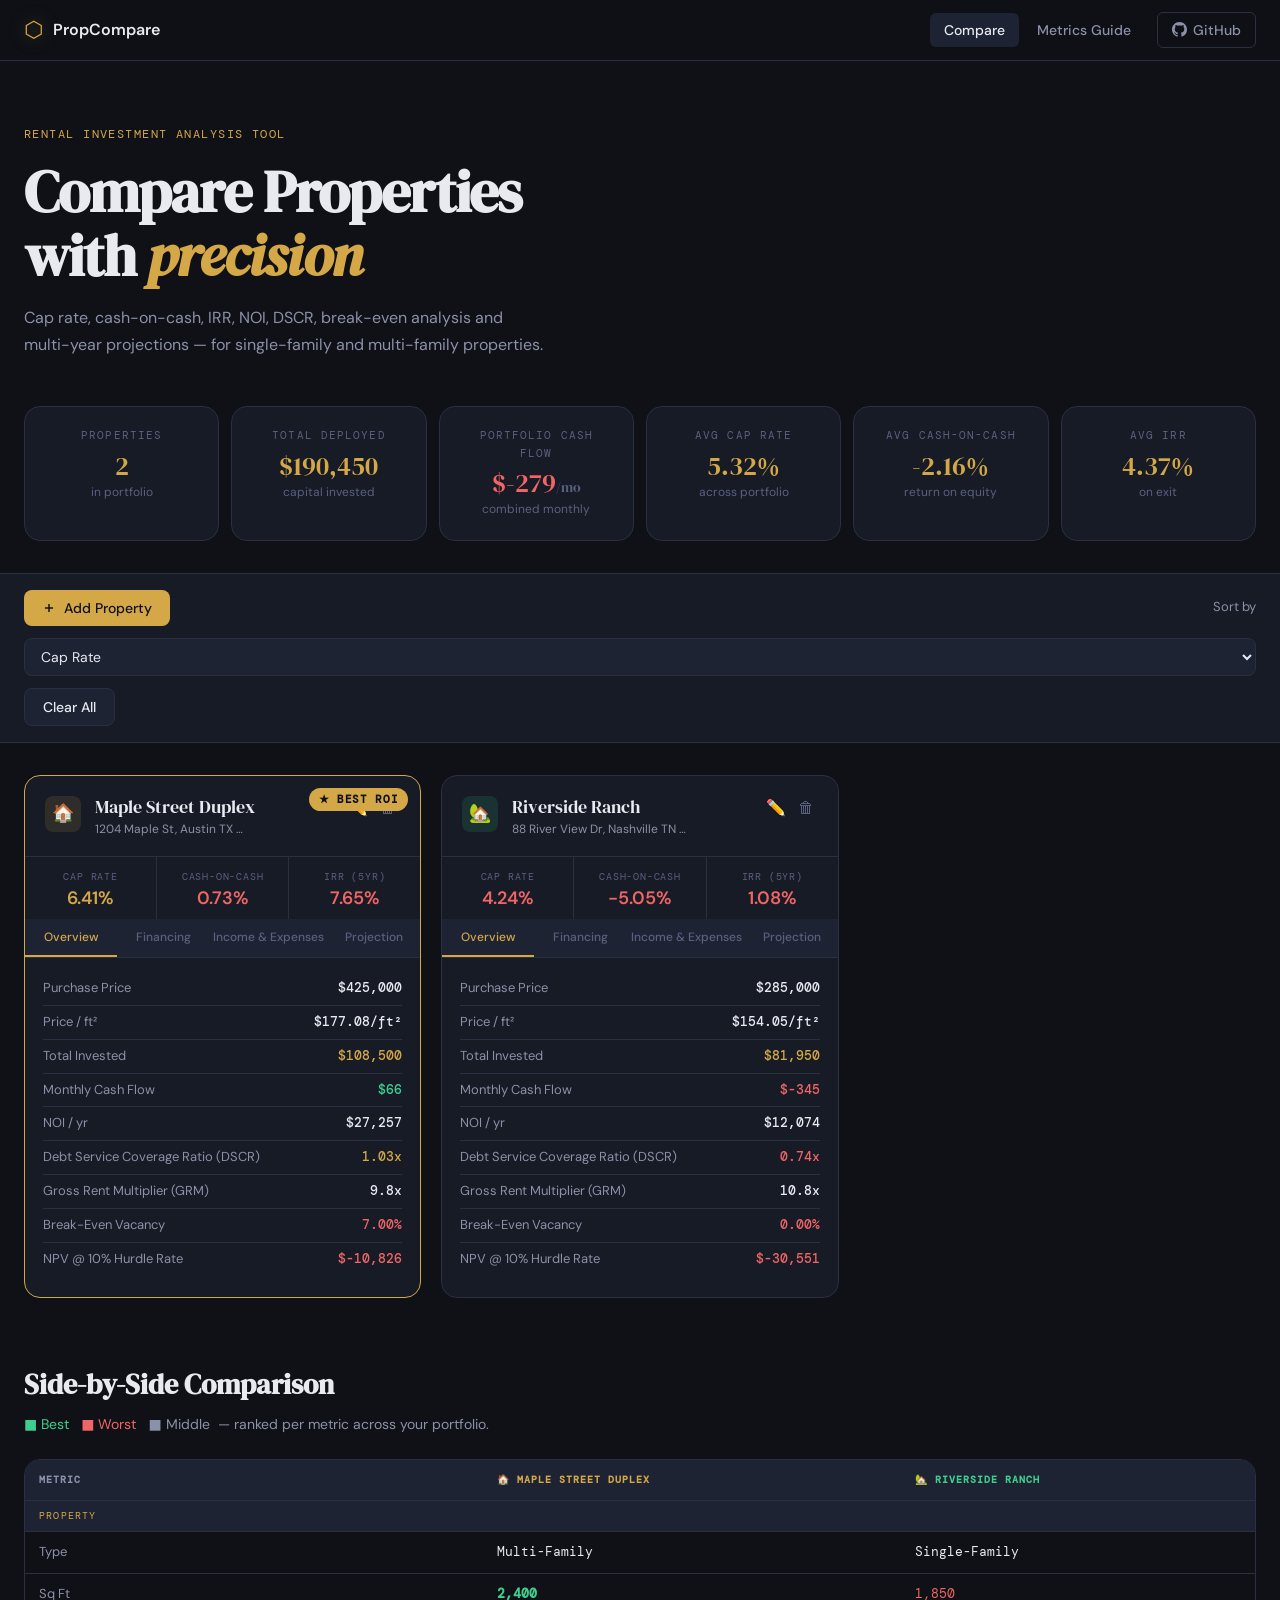
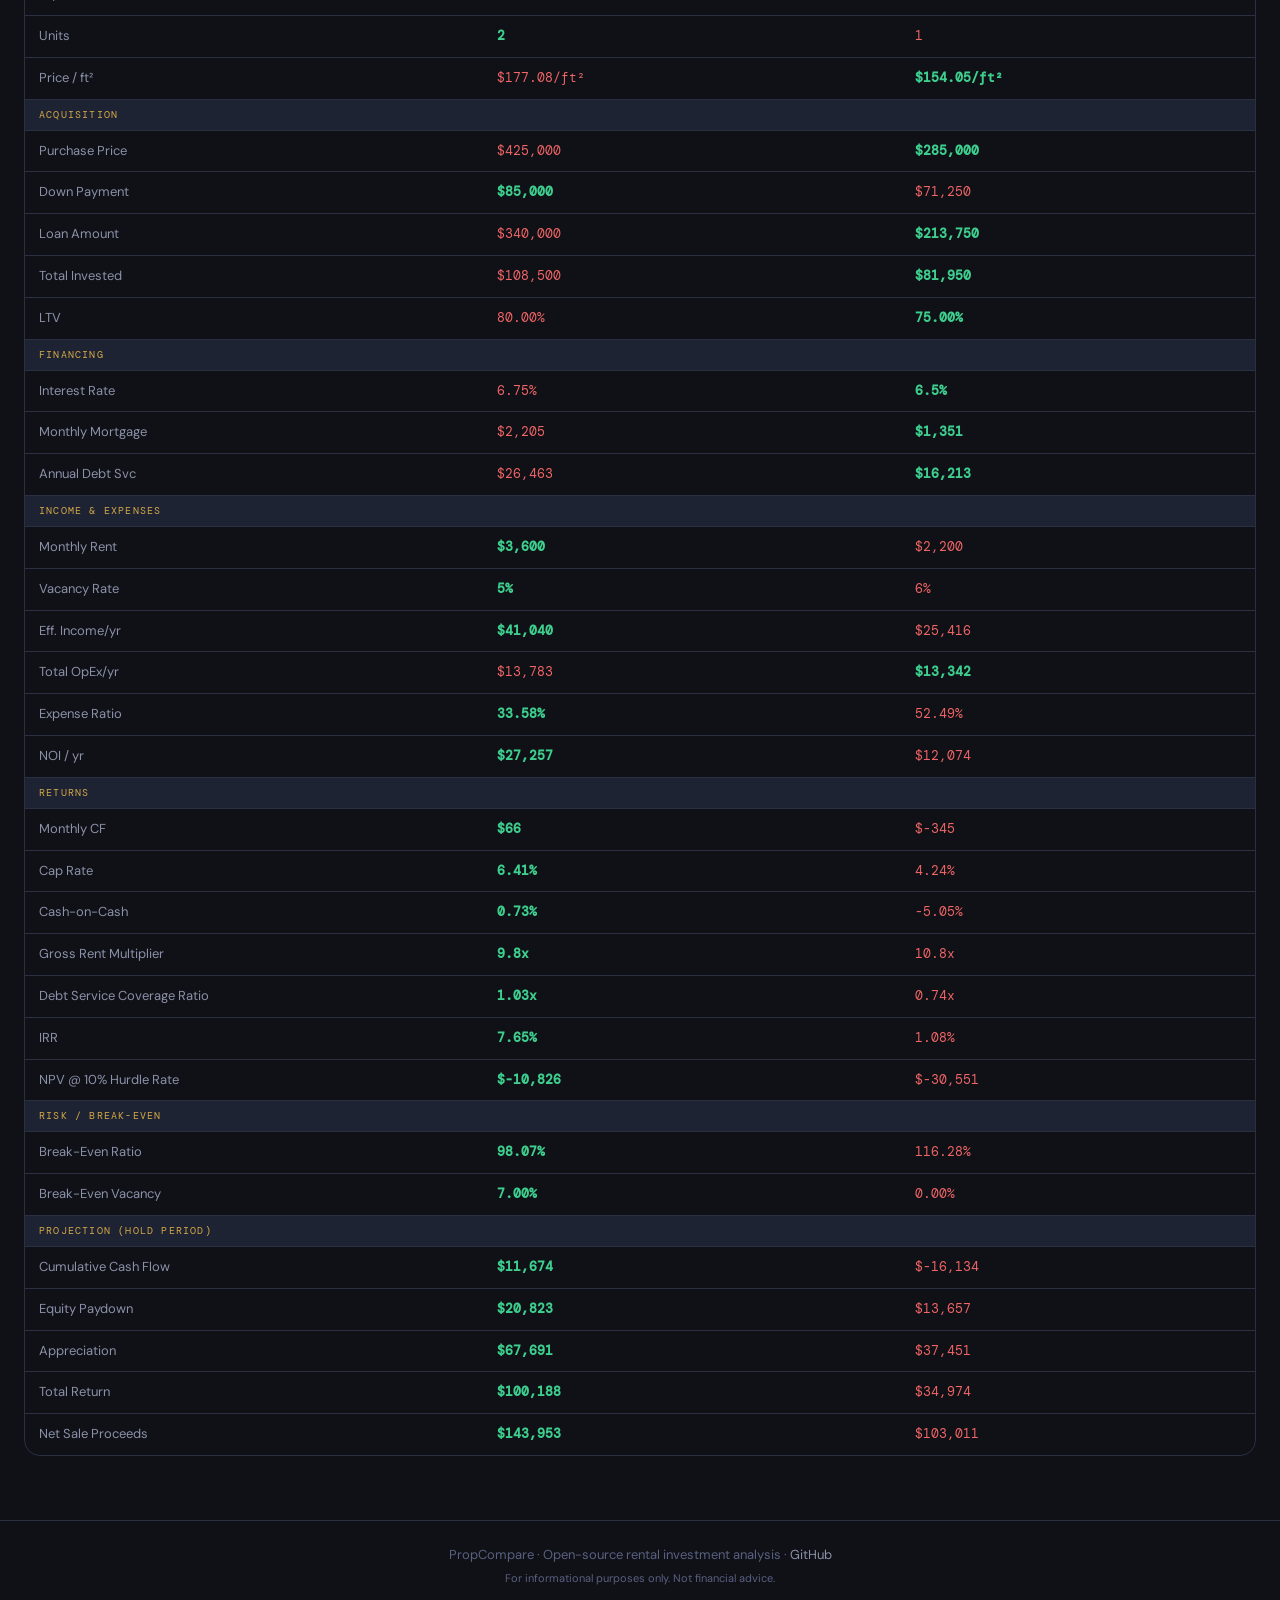
<file: index.html>
<!DOCTYPE html>
<html lang="en">
<head>
  <meta charset="UTF-8" />
  <meta name="viewport" content="width=device-width, initial-scale=1.0" />
  <title>PropCompare · Rental Property Investment Tool</title>
  <meta name="description" content="Compare rental properties side-by-side: cap rate, cash-on-cash, IRR, NOI, DSCR, break-even analysis and 5-year projections." />
  <link rel="preconnect" href="https://fonts.googleapis.com" />
  <link rel="preconnect" href="https://fonts.gstatic.com" crossorigin />
  <link href="https://fonts.googleapis.com/css2?family=DM+Serif+Display:ital@0;1&family=DM+Sans:wght@300;400;500;600&family=DM+Mono:wght@400;500&display=swap" rel="stylesheet" />
  <link rel="stylesheet" href="assets/css/main.css" />
</head>
<body>

<header class="site-header">
  <div class="header-inner">
    <a href="index.html" class="logo">
      <span class="logo-mark">⬡</span>
      <span class="logo-text">PropCompare</span>
    </a>
    <nav class="site-nav">
      <a href="index.html" class="nav-link active">Compare</a>
      <a href="guide.html" class="nav-link">Metrics Guide</a>
      <a href="https://github.com/aroan518/Finance-Project" class="nav-link nav-link--github" target="_blank" rel="noopener">
        <svg width="15" height="15" viewBox="0 0 24 24" fill="currentColor"><path d="M12 0C5.37 0 0 5.37 0 12c0 5.31 3.435 9.795 8.205 11.385.6.105.825-.255.825-.57 0-.285-.015-1.23-.015-2.235-3.015.555-3.795-.735-4.035-1.41-.135-.345-.72-1.41-1.23-1.695-.42-.225-1.02-.78-.015-.795.945-.015 1.62.87 1.845 1.23 1.08 1.815 2.805 1.305 3.495.99.105-.78.42-1.305.765-1.605-2.67-.3-5.46-1.335-5.46-5.925 0-1.305.465-2.385 1.23-3.225-.12-.3-.54-1.53.12-3.18 0 0 1.005-.315 3.3 1.23.96-.27 1.98-.405 3-.405s2.04.135 3 .405c2.295-1.56 3.3-1.23 3.3-1.23.66 1.65.24 2.88.12 3.18.765.84 1.23 1.905 1.23 3.225 0 4.605-2.805 5.625-5.475 5.925.435.375.81 1.095.81 2.22 0 1.605-.015 2.895-.015 3.3 0 .315.225.69.825.57A12.02 12.02 0 0 0 24 12c0-6.63-5.37-12-12-12z"/></svg>
        GitHub
      </a>
    </nav>
  </div>
</header>

<main class="site-main">

  <section class="hero">
    <div class="hero-eyebrow">Rental Investment Analysis Tool</div>
    <h1>Compare Properties<br>with <em>precision</em></h1>
    <p class="hero-sub">Cap rate, cash-on-cash, IRR, NOI, DSCR, break-even analysis and multi-year projections — for single-family and multi-family properties.</p>
  </section>

  <div class="summary-bar" id="summary-bar"></div>

  <div class="controls-bar">
    <div class="controls-bar-inner">
      <button class="btn btn-primary" id="btn-add">
        <svg width="14" height="14" viewBox="0 0 24 24" fill="none" stroke="currentColor" stroke-width="2.5"><line x1="12" y1="5" x2="12" y2="19"/><line x1="5" y1="12" x2="19" y2="12"/></svg>
        Add Property
      </button>
      <span class="controls-sep"></span>
      <span class="sort-label">Sort by</span>
      <select class="sort-select" id="sort-select">
        <option value="cap_rate">Cap Rate</option>
        <option value="cash_on_cash">Cash-on-Cash Return</option>
        <option value="irr">IRR</option>
        <option value="monthly_cf">Monthly Cash Flow</option>
        <option value="noi">NOI</option>
        <option value="dscr">DSCR</option>
        <option value="break_even_vacancy">Break-Even Vacancy</option>
      </select>
      <button class="btn btn-secondary" id="btn-clear">Clear All</button>
    </div>
  </div>

  <section class="properties-section">
    <div class="properties-grid" id="properties-grid"></div>
  </section>

  <section class="compare-section hidden" id="compare-section">
    <h2>Side-by-Side Comparison</h2>
    <p class="section-sub">
      <span style="color:var(--green)">■ Best</span> &nbsp;
      <span style="color:var(--red)">■ Worst</span> &nbsp;
      <span style="color:var(--text-2)">■ Middle</span>
      &nbsp;— ranked per metric across your portfolio.
    </p>
    <div class="compare-table-wrap" id="compare-table-wrap"></div>
  </section>

</main>

<footer class="site-footer">
  <div class="footer-inner">
    <p class="footer-note">PropCompare · Open-source rental investment analysis · <a href="https://github.com/aroan518/Finance-Project">GitHub</a></p>
    <p class="footer-disclaimer">For informational purposes only. Not financial advice.</p>
  </div>
</footer>

<!-- ═══════════════════════════════════════════════════════════
     ADD / EDIT MODAL
════════════════════════════════════════════════════════════ -->
<div class="modal-overlay" id="modal-overlay" role="dialog" aria-modal="true" aria-labelledby="modal-title">
  <div class="modal">
    <div class="modal-header">
      <h2 class="modal-title" id="modal-title">Add Property</h2>
      <button class="modal-close" id="btn-close-modal" aria-label="Close">✕</button>
    </div>

    <div class="modal-body">
      <form id="prop-form" onsubmit="return false">

        <!-- ── 1. Property Info ── -->
        <div class="form-section-title">Property Info</div>
        <div class="form-grid">
          <div class="form-group span-2">
            <label for="f-name">Property Name *</label>
            <input type="text" id="f-name" placeholder="e.g. Maple Street Duplex" required />
          </div>
          <div class="form-group span-2">
            <label for="f-address">Address</label>
            <input type="text" id="f-address" placeholder="123 Main St, City, State" />
          </div>
          <div class="form-group">
            <label for="f-property_type">Property Type</label>
            <select id="f-property_type">
              <option value="single_family">Single-Family</option>
              <option value="multi_family">Multi-Family</option>
            </select>
          </div>
          <div class="form-group">
            <label for="f-sqft">Square Footage</label>
            <input type="number" id="f-sqft" placeholder="1800" min="0" />
          </div>
          <div class="form-group">
            <label for="f-year_built">Year Built</label>
            <input type="number" id="f-year_built" placeholder="2005" min="1800" max="2025" />
          </div>
          <div class="form-group">
            <label for="f-bedrooms">Bedrooms</label>
            <input type="number" id="f-bedrooms" placeholder="3" min="0" max="20" />
          </div>
          <div class="form-group">
            <label for="f-bathrooms">Bathrooms</label>
            <input type="number" id="f-bathrooms" placeholder="2" min="0" max="20" step="0.5" />
          </div>
          <div class="form-group">
            <label for="f-basement">Basement</label>
            <select id="f-basement">
              <option value="">— Select —</option>
              <option value="yes">Yes — Finished</option>
              <option value="unfinished">Yes — Unfinished</option>
              <option value="partial">Yes — Partial</option>
              <option value="no">No</option>
            </select>
          </div>
          <div class="form-group">
            <label for="f-garage">Garage</label>
            <select id="f-garage">
              <option value="">— Select —</option>
              <option value="attached">Attached</option>
              <option value="detached">Detached</option>
              <option value="carport">Carport</option>
              <option value="no">No Garage</option>
            </select>
          </div>
          <div class="form-group">
            <label for="f-parking_spaces">Parking Spaces</label>
            <input type="number" id="f-parking_spaces" placeholder="2" min="0" max="20" />
          </div>
        </div>

        <!-- Multi-family only -->
        <div id="mf-fields" style="display:none">
          <div class="form-grid" style="margin-top:12px">
            <div class="form-group">
              <label for="f-units">Number of Units</label>
              <input type="number" id="f-units" placeholder="2" min="1" />
            </div>
          </div>
        </div>

        <!-- Single-family only -->
        <div id="sf-fields" style="display:none">
        </div>

        <!-- ── 2. Purchase & Financing ── -->
        <div class="form-section-title">Purchase & Financing</div>
        <div class="form-grid">
          <div class="form-group">
            <label for="f-purchase_price">Purchase Price *</label>
            <div class="input-prefix-group">
              <span class="input-prefix">$</span>
              <input type="number" id="f-purchase_price" placeholder="350000" min="0" required />
            </div>
          </div>
          <div class="form-group">
            <label for="f-price_per_sqft">Price per Sq Ft</label>
            <div class="input-prefix-group">
              <span class="input-prefix">$</span>
              <input type="number" id="f-price_per_sqft" placeholder="auto-calculated" min="0" step="0.01" />
            </div>
            <span class="field-note">Auto-fills when Price + Sq Ft both entered</span>
          </div>
          <div class="form-group">
            <label for="f-down_payment_pct">Down Payment</label>
            <div class="input-suffix-group">
              <input type="number" id="f-down_payment_pct" placeholder="20" min="0" max="100" step="0.5" value="20" />
              <span class="input-suffix">%</span>
            </div>
          </div>
          <div class="form-group">
            <label for="f-loan_type">Loan Type</label>
            <select id="f-loan_type">
              <option value="conventional">Conventional</option>
              <option value="fha">FHA</option>
              <option value="va">VA</option>
              <option value="portfolio">Portfolio / Hard Money</option>
              <option value="seller_finance">Seller Finance</option>
              <option value="cash">All Cash</option>
            </select>
          </div>
          <div class="form-group">
            <label for="f-interest_rate">Interest Rate</label>
            <div class="input-suffix-group">
              <input type="number" id="f-interest_rate" placeholder="6.75" min="0" max="30" step="0.125" value="6.75" />
              <span class="input-suffix">%</span>
            </div>
          </div>
          <div class="form-group">
            <label for="f-loan_term">Loan Term</label>
            <select id="f-loan_term">
              <option value="30" selected>30 years</option>
              <option value="20">20 years</option>
              <option value="15">15 years</option>
              <option value="10">10 years</option>
            </select>
          </div>
          <div class="form-group">
            <label for="f-points">Discount Points</label>
            <div class="input-suffix-group">
              <input type="number" id="f-points" placeholder="0" min="0" max="10" step="0.25" value="0" />
              <span class="input-suffix">pts</span>
            </div>
          </div>
          <div class="form-group">
            <label for="f-closing_costs">Closing Costs</label>
            <div class="input-prefix-group">
              <span class="input-prefix">$</span>
              <input type="number" id="f-closing_costs" placeholder="8500" min="0" />
            </div>
          </div>
          <div class="form-group">
            <label for="f-rehab_costs">Rehab / Repairs</label>
            <div class="input-prefix-group">
              <span class="input-prefix">$</span>
              <input type="number" id="f-rehab_costs" placeholder="0" min="0" />
            </div>
          </div>
        </div>

        <!-- ── 3. Rental Income ── -->
        <div class="form-section-title">Rental Income</div>
        <div class="form-grid">
          <div class="form-group">
            <label for="f-monthly_rent">Monthly Rent *</label>
            <div class="input-prefix-group">
              <span class="input-prefix">$</span>
              <input type="number" id="f-monthly_rent" placeholder="2400" min="0" required />
            </div>
            <span class="field-note">Total rent across all units</span>
          </div>
          <div class="form-group">
            <label for="f-vacancy_rate">Vacancy Rate</label>
            <div class="input-suffix-group">
              <input type="number" id="f-vacancy_rate" placeholder="5" min="0" max="100" step="0.5" value="5" />
              <span class="input-suffix">%</span>
            </div>
          </div>
          <div class="form-group">
            <label for="f-other_income">Other Income / month</label>
            <div class="input-prefix-group">
              <span class="input-prefix">$</span>
              <input type="number" id="f-other_income" placeholder="0" min="0" />
            </div>
            <span class="field-note">Laundry, parking, storage, etc.</span>
          </div>
          <div class="form-group">
            <label for="f-rent_growth">Annual Rent Growth</label>
            <div class="input-suffix-group">
              <input type="number" id="f-rent_growth" placeholder="2" min="0" max="20" step="0.1" value="2" />
              <span class="input-suffix">%</span>
            </div>
          </div>
        </div>

        <!-- ── 4. Operating Expenses ── -->
        <div class="form-section-title">Operating Expenses (Annual)</div>
        <div class="form-grid cols-3">
          <div class="form-group">
            <label for="f-property_tax">Property Tax</label>
            <div class="input-prefix-group">
              <span class="input-prefix">$</span>
              <input type="number" id="f-property_tax" placeholder="4800" min="0" />
            </div>
          </div>
          <div class="form-group">
            <label for="f-insurance">Insurance</label>
            <div class="input-prefix-group">
              <span class="input-prefix">$</span>
              <input type="number" id="f-insurance" placeholder="1500" min="0" />
            </div>
          </div>
          <div class="form-group">
            <label for="f-maintenance">Maintenance</label>
            <div class="input-prefix-group">
              <span class="input-prefix">$</span>
              <input type="number" id="f-maintenance" placeholder="2000" min="0" />
            </div>
          </div>
          <div class="form-group">
            <label for="f-management_pct">Property Management</label>
            <div class="input-suffix-group">
              <input type="number" id="f-management_pct" placeholder="8" min="0" max="100" step="0.5" value="0" />
              <span class="input-suffix">%</span>
            </div>
          </div>
          <div class="form-group">
            <label for="f-capex_reserve">CapEx Reserve</label>
            <div class="input-prefix-group">
              <span class="input-prefix">$</span>
              <input type="number" id="f-capex_reserve" placeholder="1000" min="0" />
            </div>
            <span class="field-note">Roof, HVAC, appliances, etc.</span>
          </div>
          <div class="form-group">
            <label for="f-hoa">HOA Dues</label>
            <div class="input-prefix-group">
              <span class="input-prefix">$</span>
              <input type="number" id="f-hoa" placeholder="0" min="0" />
            </div>
          </div>
          <div class="form-group">
            <label for="f-utilities">Utilities</label>
            <div class="input-prefix-group">
              <span class="input-prefix">$</span>
              <input type="number" id="f-utilities" placeholder="0" min="0" />
            </div>
          </div>
          <div class="form-group">
            <label for="f-landscaping">Landscaping</label>
            <div class="input-prefix-group">
              <span class="input-prefix">$</span>
              <input type="number" id="f-landscaping" placeholder="0" min="0" />
            </div>
          </div>
          <div class="form-group">
            <label for="f-pest_control">Pest Control</label>
            <div class="input-prefix-group">
              <span class="input-prefix">$</span>
              <input type="number" id="f-pest_control" placeholder="0" min="0" />
            </div>
          </div>
        </div>

        <!-- ── 5. Projection Assumptions ── -->
        <div class="form-section-title">Projection Assumptions</div>
        <div class="form-grid">
          <div class="form-group">
            <label for="f-appreciation_rate">Annual Appreciation</label>
            <div class="input-suffix-group">
              <input type="number" id="f-appreciation_rate" placeholder="3" min="0" max="20" step="0.1" value="3" />
              <span class="input-suffix">%</span>
            </div>
          </div>
          <div class="form-group">
            <label for="f-hold_years">Hold Period</label>
            <select id="f-hold_years">
              <option value="3">3 years</option>
              <option value="5" selected>5 years</option>
              <option value="7">7 years</option>
              <option value="10">10 years</option>
              <option value="15">15 years</option>
              <option value="20">20 years</option>
            </select>
            <span class="field-note">Used for IRR calculation</span>
          </div>
        </div>

      </form>
    </div>

    <div class="modal-footer">
      <button class="btn btn-secondary" id="btn-cancel">Cancel</button>
      <button class="btn btn-primary" id="btn-save">Save Property</button>
    </div>
  </div>
</div>

<script src="assets/js/main.js"></script>
</body>
</html>
</file>
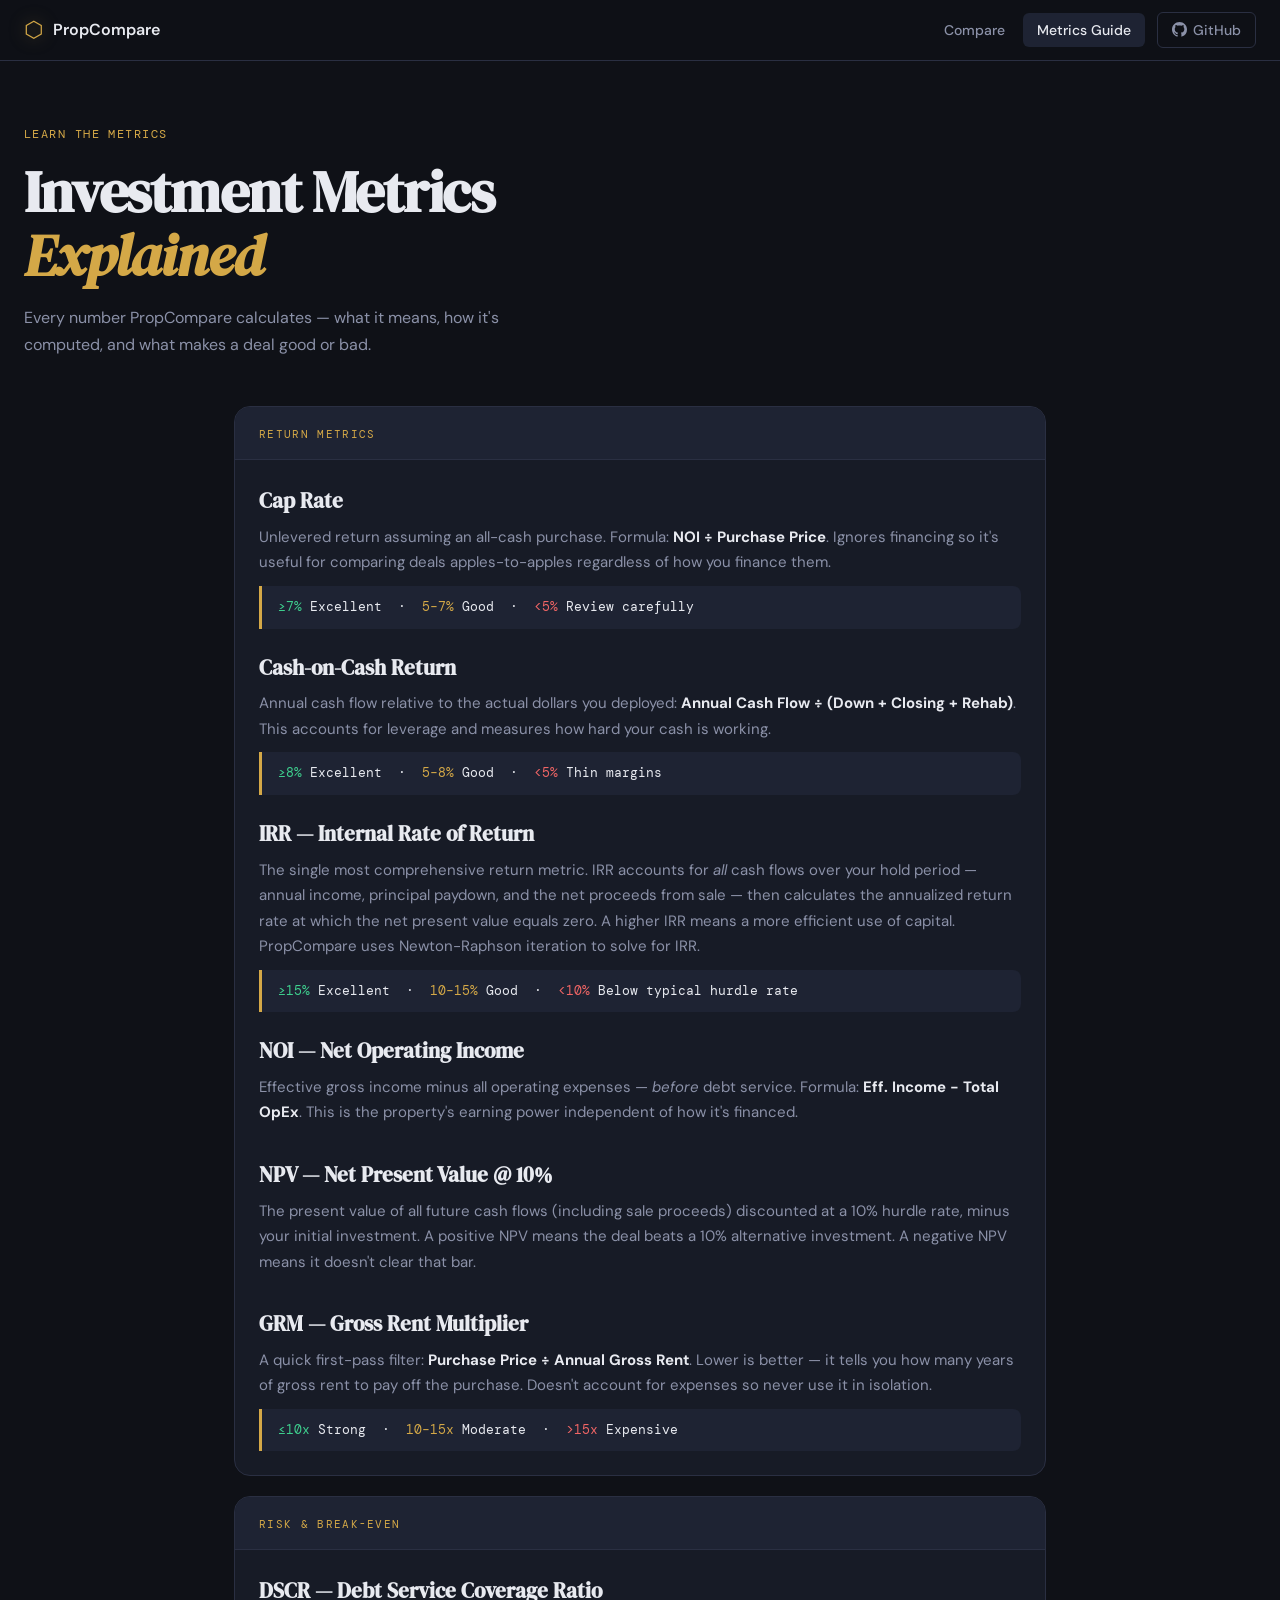
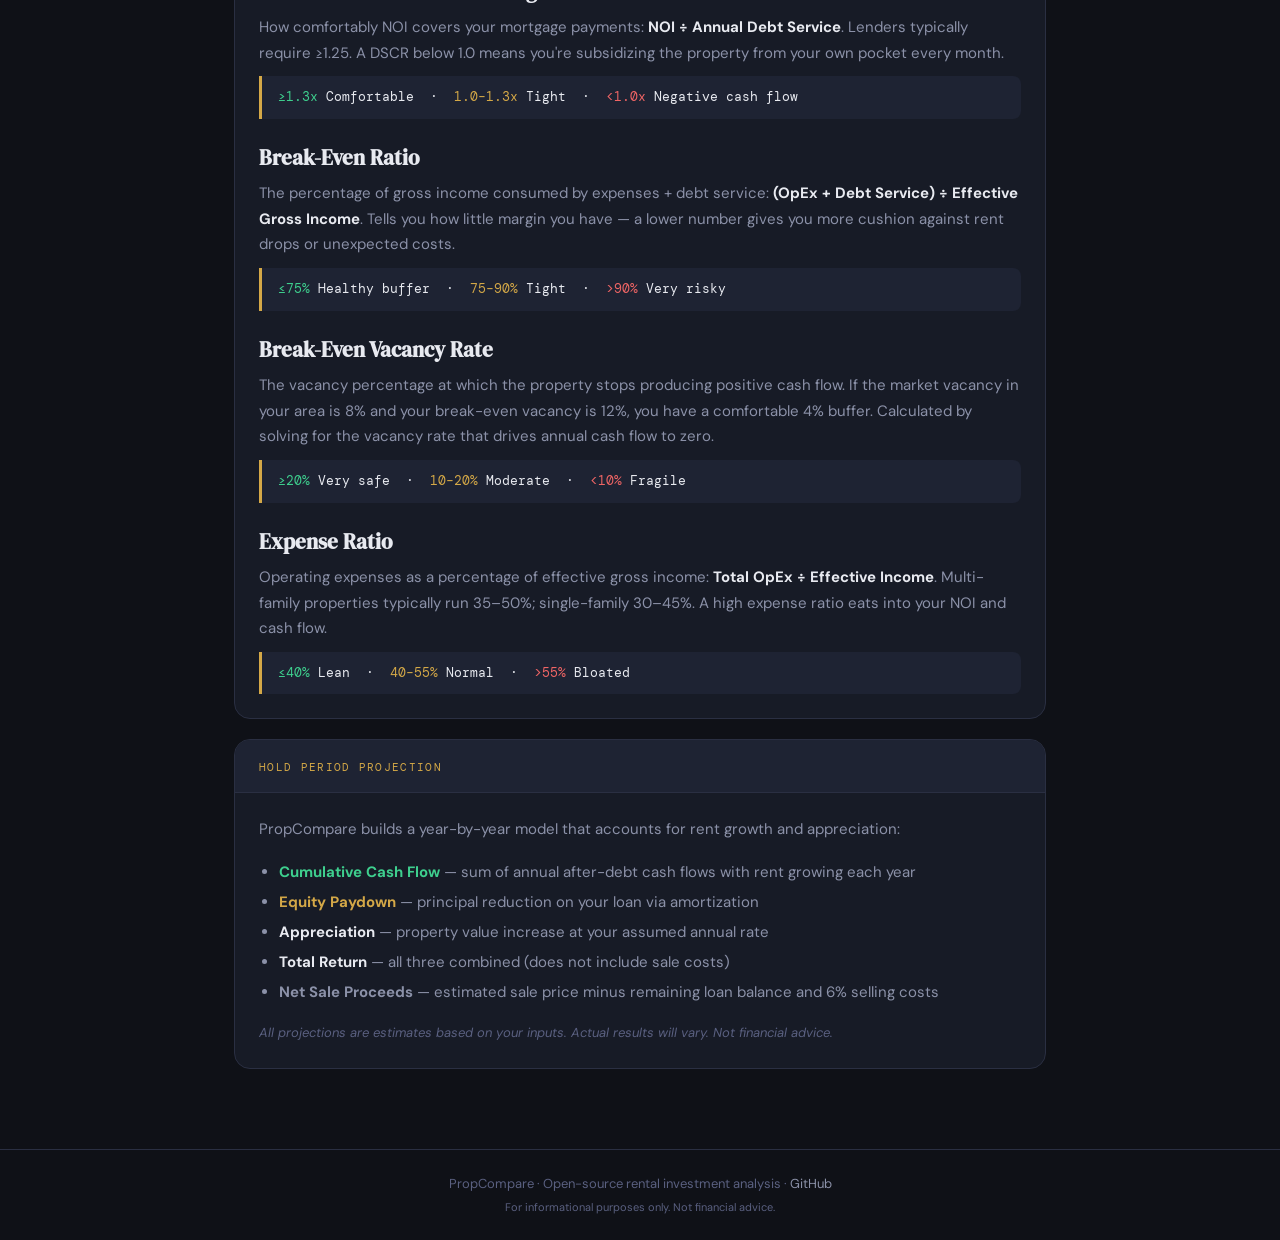
<file: guide.html>
<!DOCTYPE html>
<html lang="en">
<head>
  <meta charset="UTF-8" />
  <meta name="viewport" content="width=device-width, initial-scale=1.0" />
  <title>Metrics Guide · PropCompare</title>
  <link rel="preconnect" href="https://fonts.googleapis.com" />
  <link rel="preconnect" href="https://fonts.gstatic.com" crossorigin />
  <link href="https://fonts.googleapis.com/css2?family=DM+Serif+Display:ital@0;1&family=DM+Sans:wght@300;400;500;600&family=DM+Mono:wght@400;500&display=swap" rel="stylesheet" />
  <link rel="stylesheet" href="assets/css/main.css" />
</head>
<body>
<header class="site-header">
  <div class="header-inner">
    <a href="index.html" class="logo"><span class="logo-mark">⬡</span><span class="logo-text">PropCompare</span></a>
    <nav class="site-nav">
      <a href="index.html" class="nav-link">Compare</a>
      <a href="guide.html" class="nav-link active">Metrics Guide</a>
      <a href="https://github.com/aroan518/Finance-Project" class="nav-link nav-link--github" target="_blank" rel="noopener">
        <svg width="15" height="15" viewBox="0 0 24 24" fill="currentColor"><path d="M12 0C5.37 0 0 5.37 0 12c0 5.31 3.435 9.795 8.205 11.385.6.105.825-.255.825-.57 0-.285-.015-1.23-.015-2.235-3.015.555-3.795-.735-4.035-1.41-.135-.345-.72-1.41-1.23-1.695-.42-.225-1.02-.78-.015-.795.945-.015 1.62.87 1.845 1.23 1.08 1.815 2.805 1.305 3.495.99.105-.78.42-1.305.765-1.605-2.67-.3-5.46-1.335-5.46-5.925 0-1.305.465-2.385 1.23-3.225-.12-.3-.54-1.53.12-3.18 0 0 1.005-.315 3.3 1.23.96-.27 1.98-.405 3-.405s2.04.135 3 .405c2.295-1.56 3.3-1.23 3.3-1.23.66 1.65.24 2.88.12 3.18.765.84 1.23 1.905 1.23 3.225 0 4.605-2.805 5.625-5.475 5.925.435.375.81 1.095.81 2.22 0 1.605-.015 2.895-.015 3.3 0 .315.225.69.825.57A12.02 12.02 0 0 0 24 12c0-6.63-5.37-12-12-12z"/></svg>
        GitHub
      </a>
    </nav>
  </div>
</header>

<main class="site-main">
  <section class="hero">
    <div class="hero-eyebrow">Learn the Metrics</div>
    <h1>Investment Metrics<br><em>Explained</em></h1>
    <p class="hero-sub">Every number PropCompare calculates — what it means, how it's computed, and what makes a deal good or bad.</p>
  </section>

  <div style="max-width:860px;margin:0 auto;padding:0 24px 80px;display:grid;gap:20px">

    <!-- Returns -->
    <div style="background:var(--bg-2);border:1px solid var(--border);border-radius:var(--radius-lg);overflow:hidden">
      <div style="background:var(--bg-3);padding:14px 24px;border-bottom:1px solid var(--border)">
        <span style="font-family:var(--font-mono);font-size:11px;letter-spacing:.12em;text-transform:uppercase;color:var(--gold)">Return Metrics</span>
      </div>
      <div style="padding:24px;display:grid;gap:22px">

        <div>
          <h3 style="font-family:var(--font-display);font-size:21px;margin-bottom:7px">Cap Rate</h3>
          <p style="color:var(--text-2);line-height:1.7;margin-bottom:10px">Unlevered return assuming an all-cash purchase. Formula: <strong style="color:var(--text)">NOI ÷ Purchase Price</strong>. Ignores financing so it's useful for comparing deals apples-to-apples regardless of how you finance them.</p>
          <div style="background:var(--bg-3);border-left:3px solid var(--gold);padding:11px 16px;border-radius:0 8px 8px 0;font-family:var(--font-mono);font-size:13px">
            <span style="color:var(--green)">≥7%</span> Excellent &nbsp;·&nbsp; <span style="color:var(--gold)">5–7%</span> Good &nbsp;·&nbsp; <span style="color:var(--red)">&lt;5%</span> Review carefully
          </div>
        </div>

        <div>
          <h3 style="font-family:var(--font-display);font-size:21px;margin-bottom:7px">Cash-on-Cash Return</h3>
          <p style="color:var(--text-2);line-height:1.7;margin-bottom:10px">Annual cash flow relative to the actual dollars you deployed: <strong style="color:var(--text)">Annual Cash Flow ÷ (Down + Closing + Rehab)</strong>. This accounts for leverage and measures how hard your cash is working.</p>
          <div style="background:var(--bg-3);border-left:3px solid var(--gold);padding:11px 16px;border-radius:0 8px 8px 0;font-family:var(--font-mono);font-size:13px">
            <span style="color:var(--green)">≥8%</span> Excellent &nbsp;·&nbsp; <span style="color:var(--gold)">5–8%</span> Good &nbsp;·&nbsp; <span style="color:var(--red)">&lt;5%</span> Thin margins
          </div>
        </div>

        <div>
          <h3 style="font-family:var(--font-display);font-size:21px;margin-bottom:7px">IRR — Internal Rate of Return</h3>
          <p style="color:var(--text-2);line-height:1.7;margin-bottom:10px">The single most comprehensive return metric. IRR accounts for <em>all</em> cash flows over your hold period — annual income, principal paydown, and the net proceeds from sale — then calculates the annualized return rate at which the net present value equals zero. A higher IRR means a more efficient use of capital. PropCompare uses Newton-Raphson iteration to solve for IRR.</p>
          <div style="background:var(--bg-3);border-left:3px solid var(--gold);padding:11px 16px;border-radius:0 8px 8px 0;font-family:var(--font-mono);font-size:13px">
            <span style="color:var(--green)">≥15%</span> Excellent &nbsp;·&nbsp; <span style="color:var(--gold)">10–15%</span> Good &nbsp;·&nbsp; <span style="color:var(--red)">&lt;10%</span> Below typical hurdle rate
          </div>
        </div>

        <div>
          <h3 style="font-family:var(--font-display);font-size:21px;margin-bottom:7px">NOI — Net Operating Income</h3>
          <p style="color:var(--text-2);line-height:1.7;margin-bottom:10px">Effective gross income minus all operating expenses — <em>before</em> debt service. Formula: <strong style="color:var(--text)">Eff. Income − Total OpEx</strong>. This is the property's earning power independent of how it's financed.</p>
        </div>

        <div>
          <h3 style="font-family:var(--font-display);font-size:21px;margin-bottom:7px">NPV — Net Present Value @ 10%</h3>
          <p style="color:var(--text-2);line-height:1.7;margin-bottom:10px">The present value of all future cash flows (including sale proceeds) discounted at a 10% hurdle rate, minus your initial investment. A positive NPV means the deal beats a 10% alternative investment. A negative NPV means it doesn't clear that bar.</p>
        </div>

        <div>
          <h3 style="font-family:var(--font-display);font-size:21px;margin-bottom:7px">GRM — Gross Rent Multiplier</h3>
          <p style="color:var(--text-2);line-height:1.7;margin-bottom:10px">A quick first-pass filter: <strong style="color:var(--text)">Purchase Price ÷ Annual Gross Rent</strong>. Lower is better — it tells you how many years of gross rent to pay off the purchase. Doesn't account for expenses so never use it in isolation.</p>
          <div style="background:var(--bg-3);border-left:3px solid var(--gold);padding:11px 16px;border-radius:0 8px 8px 0;font-family:var(--font-mono);font-size:13px">
            <span style="color:var(--green)">≤10x</span> Strong &nbsp;·&nbsp; <span style="color:var(--gold)">10–15x</span> Moderate &nbsp;·&nbsp; <span style="color:var(--red)">&gt;15x</span> Expensive
          </div>
        </div>

      </div>
    </div>

    <!-- Risk -->
    <div style="background:var(--bg-2);border:1px solid var(--border);border-radius:var(--radius-lg);overflow:hidden">
      <div style="background:var(--bg-3);padding:14px 24px;border-bottom:1px solid var(--border)">
        <span style="font-family:var(--font-mono);font-size:11px;letter-spacing:.12em;text-transform:uppercase;color:var(--gold)">Risk & Break-Even</span>
      </div>
      <div style="padding:24px;display:grid;gap:22px">

        <div>
          <h3 style="font-family:var(--font-display);font-size:21px;margin-bottom:7px">DSCR — Debt Service Coverage Ratio</h3>
          <p style="color:var(--text-2);line-height:1.7;margin-bottom:10px">How comfortably NOI covers your mortgage payments: <strong style="color:var(--text)">NOI ÷ Annual Debt Service</strong>. Lenders typically require ≥1.25. A DSCR below 1.0 means you're subsidizing the property from your own pocket every month.</p>
          <div style="background:var(--bg-3);border-left:3px solid var(--gold);padding:11px 16px;border-radius:0 8px 8px 0;font-family:var(--font-mono);font-size:13px">
            <span style="color:var(--green)">≥1.3x</span> Comfortable &nbsp;·&nbsp; <span style="color:var(--gold)">1.0–1.3x</span> Tight &nbsp;·&nbsp; <span style="color:var(--red)">&lt;1.0x</span> Negative cash flow
          </div>
        </div>

        <div>
          <h3 style="font-family:var(--font-display);font-size:21px;margin-bottom:7px">Break-Even Ratio</h3>
          <p style="color:var(--text-2);line-height:1.7;margin-bottom:10px">The percentage of gross income consumed by expenses + debt service: <strong style="color:var(--text)">(OpEx + Debt Service) ÷ Effective Gross Income</strong>. Tells you how little margin you have — a lower number gives you more cushion against rent drops or unexpected costs.</p>
          <div style="background:var(--bg-3);border-left:3px solid var(--gold);padding:11px 16px;border-radius:0 8px 8px 0;font-family:var(--font-mono);font-size:13px">
            <span style="color:var(--green)">≤75%</span> Healthy buffer &nbsp;·&nbsp; <span style="color:var(--gold)">75–90%</span> Tight &nbsp;·&nbsp; <span style="color:var(--red)">&gt;90%</span> Very risky
          </div>
        </div>

        <div>
          <h3 style="font-family:var(--font-display);font-size:21px;margin-bottom:7px">Break-Even Vacancy Rate</h3>
          <p style="color:var(--text-2);line-height:1.7;margin-bottom:10px">The vacancy percentage at which the property stops producing positive cash flow. If the market vacancy in your area is 8% and your break-even vacancy is 12%, you have a comfortable 4% buffer. Calculated by solving for the vacancy rate that drives annual cash flow to zero.</p>
          <div style="background:var(--bg-3);border-left:3px solid var(--gold);padding:11px 16px;border-radius:0 8px 8px 0;font-family:var(--font-mono);font-size:13px">
            <span style="color:var(--green)">≥20%</span> Very safe &nbsp;·&nbsp; <span style="color:var(--gold)">10–20%</span> Moderate &nbsp;·&nbsp; <span style="color:var(--red)">&lt;10%</span> Fragile
          </div>
        </div>

        <div>
          <h3 style="font-family:var(--font-display);font-size:21px;margin-bottom:7px">Expense Ratio</h3>
          <p style="color:var(--text-2);line-height:1.7;margin-bottom:10px">Operating expenses as a percentage of effective gross income: <strong style="color:var(--text)">Total OpEx ÷ Effective Income</strong>. Multi-family properties typically run 35–50%; single-family 30–45%. A high expense ratio eats into your NOI and cash flow.</p>
          <div style="background:var(--bg-3);border-left:3px solid var(--gold);padding:11px 16px;border-radius:0 8px 8px 0;font-family:var(--font-mono);font-size:13px">
            <span style="color:var(--green)">≤40%</span> Lean &nbsp;·&nbsp; <span style="color:var(--gold)">40–55%</span> Normal &nbsp;·&nbsp; <span style="color:var(--red)">&gt;55%</span> Bloated
          </div>
        </div>

      </div>
    </div>

    <!-- Projection -->
    <div style="background:var(--bg-2);border:1px solid var(--border);border-radius:var(--radius-lg);overflow:hidden">
      <div style="background:var(--bg-3);padding:14px 24px;border-bottom:1px solid var(--border)">
        <span style="font-family:var(--font-mono);font-size:11px;letter-spacing:.12em;text-transform:uppercase;color:var(--gold)">Hold Period Projection</span>
      </div>
      <div style="padding:24px">
        <p style="color:var(--text-2);line-height:1.7;margin-bottom:14px">PropCompare builds a year-by-year model that accounts for rent growth and appreciation:</p>
        <ul style="color:var(--text-2);line-height:2;padding-left:20px;margin-bottom:16px">
          <li><strong style="color:var(--green)">Cumulative Cash Flow</strong> — sum of annual after-debt cash flows with rent growing each year</li>
          <li><strong style="color:var(--gold)">Equity Paydown</strong> — principal reduction on your loan via amortization</li>
          <li><strong style="color:var(--text)">Appreciation</strong> — property value increase at your assumed annual rate</li>
          <li><strong style="color:var(--text)">Total Return</strong> — all three combined (does not include sale costs)</li>
          <li><strong style="color:var(--text-2)">Net Sale Proceeds</strong> — estimated sale price minus remaining loan balance and 6% selling costs</li>
        </ul>
        <p style="color:var(--text-3);font-size:13px;font-style:italic">All projections are estimates based on your inputs. Actual results will vary. Not financial advice.</p>
      </div>
    </div>

  </div>
</main>

<footer class="site-footer">
  <div class="footer-inner">
    <p class="footer-note">PropCompare · Open-source rental investment analysis · <a href="https://github.com/aroan518/Finance-Project">GitHub</a></p>
    <p class="footer-disclaimer">For informational purposes only. Not financial advice.</p>
  </div>
</footer>

<script src="assets/js/main.js"></script>
</body>
</html>
</file>
<file: assets/css/main.css>
/* =========================================================
   PropCompare · main.css  v2.0
   ========================================================= */

:root {
  --bg:         #0f1117;
  --bg-2:       #171b26;
  --bg-3:       #1e2333;
  --border:     #2a2f42;
  --gold:       #d4a847;
  --gold-light: #e8c870;
  --gold-dim:   rgba(212,168,71,.15);
  --green:      #3ecf8e;
  --green-dim:  rgba(62,207,142,.12);
  --red:        #f06565;
  --red-dim:    rgba(240,101,101,.12);
  --text:       #e8eaf0;
  --text-2:     #8b91a8;
  --text-3:     #5a6080;
  --radius:     8px;
  --radius-lg:  16px;
  --shadow:     0 4px 24px rgba(0,0,0,.4);
  --shadow-lg:  0 8px 48px rgba(0,0,0,.5);
  --font-display:'DM Serif Display', Georgia, serif;
  --font-body:   'DM Sans', system-ui, sans-serif;
  --font-mono:   'DM Mono', 'Courier New', monospace;
  --transition:  0.2s cubic-bezier(0.4,0,0.2,1);
}

*,*::before,*::after{box-sizing:border-box;margin:0;padding:0;}
html{scroll-behavior:smooth;}
body{background:var(--bg);color:var(--text);font-family:var(--font-body);font-size:15px;line-height:1.6;min-height:100vh;display:flex;flex-direction:column;}

/* ── Header ── */
.site-header{position:sticky;top:0;z-index:100;background:rgba(15,17,23,.9);backdrop-filter:blur(12px);border-bottom:1px solid var(--border);}
.header-inner{max-width:1280px;margin:0 auto;padding:0 24px;height:60px;display:flex;align-items:center;justify-content:space-between;}
.logo{display:flex;align-items:center;gap:10px;text-decoration:none;color:var(--text);font-weight:600;font-size:16px;}
.logo-mark{font-size:22px;color:var(--gold);filter:drop-shadow(0 0 8px rgba(212,168,71,.5));}
.site-nav{display:flex;align-items:center;gap:4px;}
.nav-link{padding:6px 14px;border-radius:6px;text-decoration:none;color:var(--text-2);font-size:14px;font-weight:500;transition:all var(--transition);display:flex;align-items:center;gap:6px;}
.nav-link:hover,.nav-link.active{color:var(--text);background:var(--bg-3);}
.nav-link--github{border:1px solid var(--border);margin-left:8px;}
.nav-link--github:hover{border-color:var(--gold);color:var(--gold);background:var(--gold-dim);}

/* ── Main ── */
.site-main{flex:1;}

/* ── Hero ── */
.hero{padding:64px 24px 48px;max-width:1280px;margin:0 auto;}
.hero-eyebrow{font-family:var(--font-mono);font-size:12px;letter-spacing:.12em;text-transform:uppercase;color:var(--gold);margin-bottom:16px;}
.hero h1{font-family:var(--font-display);font-size:clamp(32px,5vw,58px);line-height:1.1;letter-spacing:-.02em;margin-bottom:16px;}
.hero h1 em{font-style:italic;color:var(--gold);}
.hero-sub{color:var(--text-2);font-size:16px;max-width:520px;line-height:1.7;}

/* ── Summary Bar ── */
.summary-bar{max-width:1280px;margin:0 auto;padding:0 24px 32px;display:grid;grid-template-columns:repeat(auto-fit,minmax(180px,1fr));gap:12px;}
.summary-card{background:var(--bg-2);border:1px solid var(--border);border-radius:var(--radius-lg);padding:20px;text-align:center;}
.summary-card-label{font-family:var(--font-mono);font-size:11px;letter-spacing:.1em;text-transform:uppercase;color:var(--text-3);margin-bottom:8px;}
.summary-card-value{font-family:var(--font-display);font-size:26px;color:var(--gold);line-height:1;}
.summary-card-sub{font-size:12px;color:var(--text-3);margin-top:4px;}

/* ── Controls Bar ── */
.controls-bar{background:var(--bg-2);border-top:1px solid var(--border);border-bottom:1px solid var(--border);padding:16px 24px;}
.controls-bar-inner{max-width:1280px;margin:0 auto;display:flex;align-items:center;gap:12px;flex-wrap:wrap;}
.btn{display:inline-flex;align-items:center;gap:8px;padding:9px 18px;border-radius:var(--radius);border:none;font-family:var(--font-body);font-size:14px;font-weight:500;cursor:pointer;transition:all var(--transition);white-space:nowrap;}
.btn-primary{background:var(--gold);color:#0f1117;}
.btn-primary:hover{background:var(--gold-light);transform:translateY(-1px);box-shadow:0 4px 16px rgba(212,168,71,.3);}
.btn-secondary{background:var(--bg-3);color:var(--text);border:1px solid var(--border);}
.btn-secondary:hover{background:var(--border);}
.controls-sep{flex:1;}
.sort-label{font-size:13px;color:var(--text-2);white-space:nowrap;}
.sort-select{background:var(--bg-3);border:1px solid var(--border);color:var(--text);padding:8px 12px;border-radius:var(--radius);font-family:var(--font-body);font-size:14px;cursor:pointer;outline:none;}
.sort-select:focus{border-color:var(--gold);}

/* ── Properties Grid ── */
.properties-section{max-width:1280px;margin:0 auto;padding:32px 24px 64px;}
.properties-grid{display:grid;grid-template-columns:repeat(auto-fill,minmax(360px,1fr));gap:20px;}
.empty-state{grid-column:1/-1;text-align:center;padding:80px 24px;color:var(--text-3);}
.empty-state-icon{font-size:48px;margin-bottom:16px;opacity:.5;}
.empty-state h3{font-family:var(--font-display);font-size:24px;color:var(--text-2);margin-bottom:8px;}

/* ── Property Card ── */
.property-card{background:var(--bg-2);border:1px solid var(--border);border-radius:var(--radius-lg);overflow:hidden;transition:all var(--transition);position:relative;animation:cardIn .35s ease both;}
@keyframes cardIn{from{opacity:0;transform:translateY(12px)}to{opacity:1;transform:translateY(0)}}
.property-card:hover{border-color:var(--gold);box-shadow:0 0 0 1px var(--gold),var(--shadow-lg);transform:translateY(-2px);}
.property-card.best-pick{border-color:var(--gold);}
.property-card.best-pick::before{content:'★ Best ROI';position:absolute;top:12px;right:12px;background:var(--gold);color:#0f1117;font-size:11px;font-weight:600;font-family:var(--font-mono);letter-spacing:.06em;padding:3px 10px;border-radius:20px;text-transform:uppercase;}

.card-header{padding:20px 20px 0;display:flex;align-items:flex-start;gap:14px;}
.card-color-dot{width:36px;height:36px;border-radius:8px;flex-shrink:0;display:flex;align-items:center;justify-content:center;font-size:18px;}
.card-title-group{flex:1;min-width:0;}
.card-name{font-family:var(--font-display);font-size:18px;line-height:1.2;white-space:nowrap;overflow:hidden;text-overflow:ellipsis;}
.card-address{font-size:12px;color:var(--text-2);margin-top:3px;white-space:nowrap;overflow:hidden;text-overflow:ellipsis;}
.type-badge{display:inline-block;background:var(--bg-3);border:1px solid var(--border);color:var(--text-3);font-size:10px;font-family:var(--font-mono);padding:1px 6px;border-radius:10px;margin-left:4px;vertical-align:middle;white-space:nowrap;}
.card-actions{display:flex;gap:4px;flex-shrink:0;}
.card-btn{background:none;border:none;color:var(--text-3);cursor:pointer;padding:4px;border-radius:4px;font-size:16px;transition:all var(--transition);line-height:1;}
.card-btn:hover{color:var(--text);background:var(--bg-3);}
.card-btn.delete:hover{color:var(--red);}

/* KPI strip */
.card-metrics{display:grid;grid-template-columns:repeat(3,1fr);gap:1px;background:var(--border);margin:16px 0 0;border-top:1px solid var(--border);}
.metric-cell{background:var(--bg-2);padding:12px 14px;text-align:center;}
.metric-label{font-family:var(--font-mono);font-size:10px;letter-spacing:.08em;text-transform:uppercase;color:var(--text-3);margin-bottom:4px;}
.metric-value{font-size:18px;font-weight:600;line-height:1;}
.metric-value.good{color:var(--green);}
.metric-value.warn{color:var(--gold);}
.metric-value.bad{color:var(--red);}
.metric-value.neutral{color:var(--text);}

/* Card body tabs */
.card-body{padding:0 0 4px;}
.card-tabs{display:flex;border-bottom:1px solid var(--border);background:var(--bg-3);}
.card-tab{flex:1;background:none;border:none;border-bottom:2px solid transparent;color:var(--text-3);font-family:var(--font-body);font-size:12px;font-weight:500;padding:10px 4px;cursor:pointer;transition:all var(--transition);white-space:nowrap;}
.card-tab:hover{color:var(--text-2);}
.card-tab.active{color:var(--gold);border-bottom-color:var(--gold);}
.card-tab-panel{display:none;padding:14px 18px 18px;}
.card-tab-panel.active{display:block;}

.sub-section-label{font-family:var(--font-mono);font-size:10px;letter-spacing:.1em;text-transform:uppercase;color:var(--gold);margin-bottom:6px;padding-bottom:4px;border-bottom:1px solid var(--gold-dim);}

.card-row{display:flex;justify-content:space-between;align-items:center;padding:6px 0;border-bottom:1px solid var(--border);font-size:13px;}
.card-row:last-child{border-bottom:none;}
.card-row-label{color:var(--text-2);}
.card-row-value{font-weight:500;font-family:var(--font-mono);font-size:13px;}

/* Projection mini table */
.proj-table-wrap{overflow-x:auto;border:1px solid var(--border);border-radius:var(--radius);}
.proj-table{width:100%;border-collapse:collapse;font-size:12px;}
.proj-table th{background:var(--bg-3);padding:8px 10px;text-align:right;font-family:var(--font-mono);font-size:10px;letter-spacing:.08em;text-transform:uppercase;color:var(--text-3);border-bottom:1px solid var(--border);}
.proj-table th:first-child,.proj-table td:first-child{text-align:left;}
.proj-table td{padding:8px 10px;text-align:right;border-bottom:1px solid var(--border);font-family:var(--font-mono);}
.proj-table tr:last-child td{border-bottom:none;}
.proj-table tr:hover td{background:var(--bg-3);}

/* ── Comparison Table ── */
.compare-section{max-width:1280px;margin:0 auto;padding:0 24px 64px;}
.compare-section h2{font-family:var(--font-display);font-size:28px;margin-bottom:6px;}
.compare-section .section-sub{color:var(--text-2);font-size:14px;margin-bottom:24px;}
.compare-table-wrap{overflow-x:auto;border:1px solid var(--border);border-radius:var(--radius-lg);}
.compare-table{width:100%;border-collapse:collapse;font-size:13px;}
.compare-table th{background:var(--bg-3);padding:12px 14px;text-align:left;font-family:var(--font-mono);font-size:10px;letter-spacing:.1em;text-transform:uppercase;color:var(--text-3);border-bottom:1px solid var(--border);white-space:nowrap;}
.compare-table th:first-child{color:var(--text-2);}
.compare-table td{padding:10px 14px;border-bottom:1px solid var(--border);font-family:var(--font-mono);white-space:nowrap;}
.compare-table tr:last-child td{border-bottom:none;}
.compare-table tr:hover td{background:var(--bg-3);}
.compare-table .row-label{font-family:var(--font-body);color:var(--text-2);font-size:13px;}
.compare-table .cell-best{color:var(--green);font-weight:600;}
.compare-table .cell-worst{color:var(--red);}
.compare-table .cell-mid{color:var(--text);}
.compare-table .section-row td{background:var(--bg-3);color:var(--gold);font-family:var(--font-mono);font-size:10px;letter-spacing:.12em;text-transform:uppercase;padding:7px 14px;}

/* ── Modal ── */
.modal-overlay{position:fixed;inset:0;background:rgba(0,0,0,.75);backdrop-filter:blur(4px);z-index:200;display:flex;align-items:center;justify-content:center;padding:24px;opacity:0;pointer-events:none;transition:opacity var(--transition);}
.modal-overlay.active{opacity:1;pointer-events:all;}
.modal{background:var(--bg-2);border:1px solid var(--border);border-radius:var(--radius-lg);width:100%;max-width:680px;max-height:92vh;overflow-y:auto;box-shadow:var(--shadow-lg);transform:scale(.96) translateY(8px);transition:transform var(--transition);}
.modal-overlay.active .modal{transform:scale(1) translateY(0);}
.modal-header{padding:20px 24px;display:flex;align-items:center;justify-content:space-between;position:sticky;top:0;background:var(--bg-2);border-bottom:1px solid var(--border);z-index:1;}
.modal-title{font-family:var(--font-display);font-size:22px;}
.modal-close{background:none;border:none;color:var(--text-2);font-size:22px;cursor:pointer;padding:4px;border-radius:4px;transition:all var(--transition);line-height:1;}
.modal-close:hover{color:var(--text);background:var(--bg-3);}
.modal-body{padding:20px 24px;}
.modal-footer{padding:14px 24px 20px;display:flex;justify-content:flex-end;gap:10px;border-top:1px solid var(--border);margin-top:8px;}

/* Form */
.form-section-title{font-family:var(--font-mono);font-size:11px;letter-spacing:.12em;text-transform:uppercase;color:var(--gold);margin-bottom:12px;margin-top:20px;padding-bottom:6px;border-bottom:1px solid var(--gold-dim);}
.form-section-title:first-child{margin-top:0;}
.form-grid{display:grid;grid-template-columns:1fr 1fr;gap:12px;}
.form-grid.cols-3{grid-template-columns:1fr 1fr 1fr;}
.form-group{display:flex;flex-direction:column;gap:5px;}
.form-group.span-2{grid-column:span 2;}
.form-group.span-3{grid-column:span 3;}
label{font-size:13px;color:var(--text-2);font-weight:500;}
input[type="text"],input[type="number"],select,textarea{background:var(--bg-3);border:1px solid var(--border);border-radius:var(--radius);color:var(--text);font-family:var(--font-body);font-size:14px;padding:8px 11px;width:100%;outline:none;transition:border-color var(--transition);}
input:focus,select:focus{border-color:var(--gold);box-shadow:0 0 0 3px var(--gold-dim);}
input::placeholder{color:var(--text-3);}
.input-prefix-group{position:relative;}
.input-prefix{position:absolute;left:10px;top:50%;transform:translateY(-50%);color:var(--text-3);font-family:var(--font-mono);font-size:13px;pointer-events:none;}
.input-prefix-group input{padding-left:24px;}
.input-suffix-group{position:relative;}
.input-suffix{position:absolute;right:10px;top:50%;transform:translateY(-50%);color:var(--text-3);font-family:var(--font-mono);font-size:13px;pointer-events:none;}
.input-suffix-group input{padding-right:28px;}
.field-note{font-size:11px;color:var(--text-3);margin-top:2px;}

/* ── Footer ── */
.site-footer{border-top:1px solid var(--border);padding:24px;text-align:center;}
.footer-inner{max-width:1280px;margin:0 auto;}
.footer-note{font-size:13px;color:var(--text-3);}
.footer-note a{color:var(--text-2);text-decoration:none;}
.footer-note a:hover{color:var(--gold);}
.footer-disclaimer{font-size:11px;color:var(--text-3);margin-top:4px;}

/* ── Utils ── */
.hidden{display:none!important;}

/* ── Responsive ── */
@media(max-width:640px){
  .form-grid,.form-grid.cols-3{grid-template-columns:1fr;}
  .form-group.span-2,.form-group.span-3{grid-column:span 1;}
  .properties-grid{grid-template-columns:1fr;}
  .hero h1{font-size:30px;}
  .card-tab{font-size:11px;padding:9px 3px;}
}
</file>
